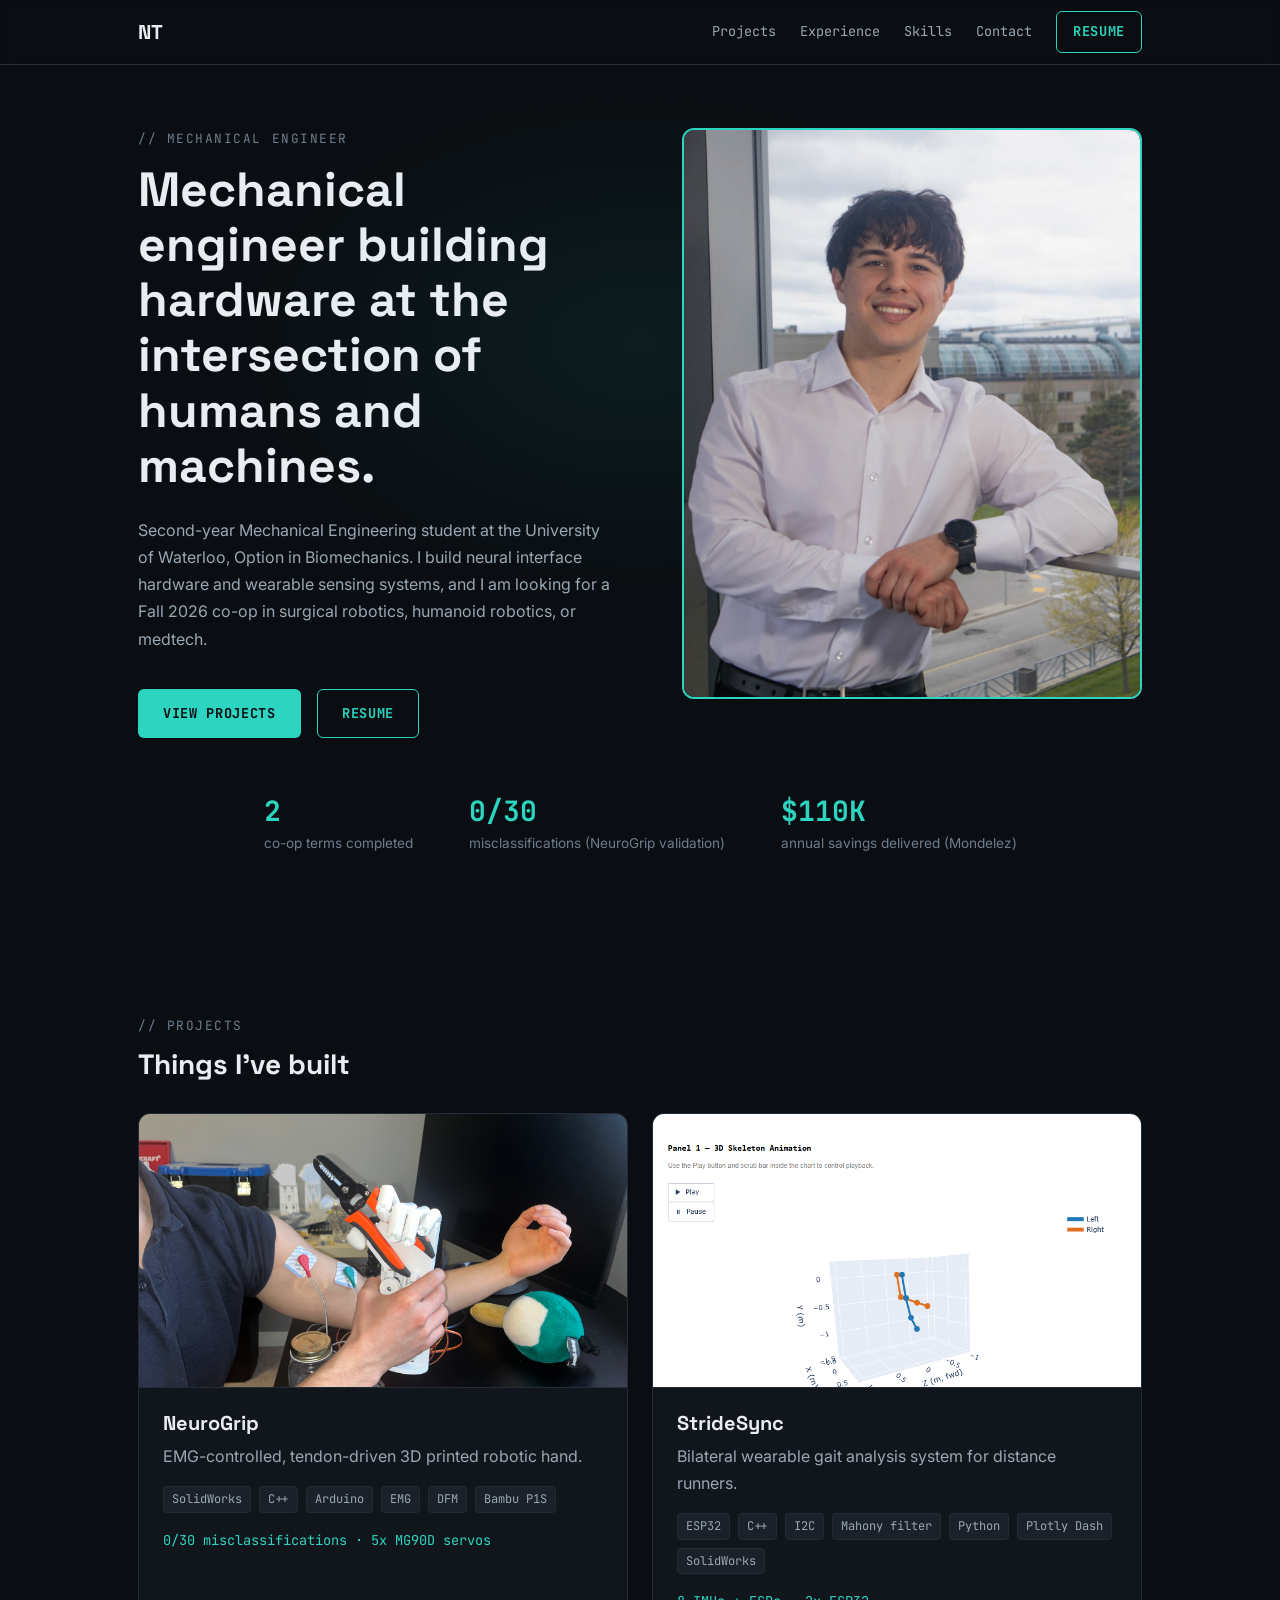
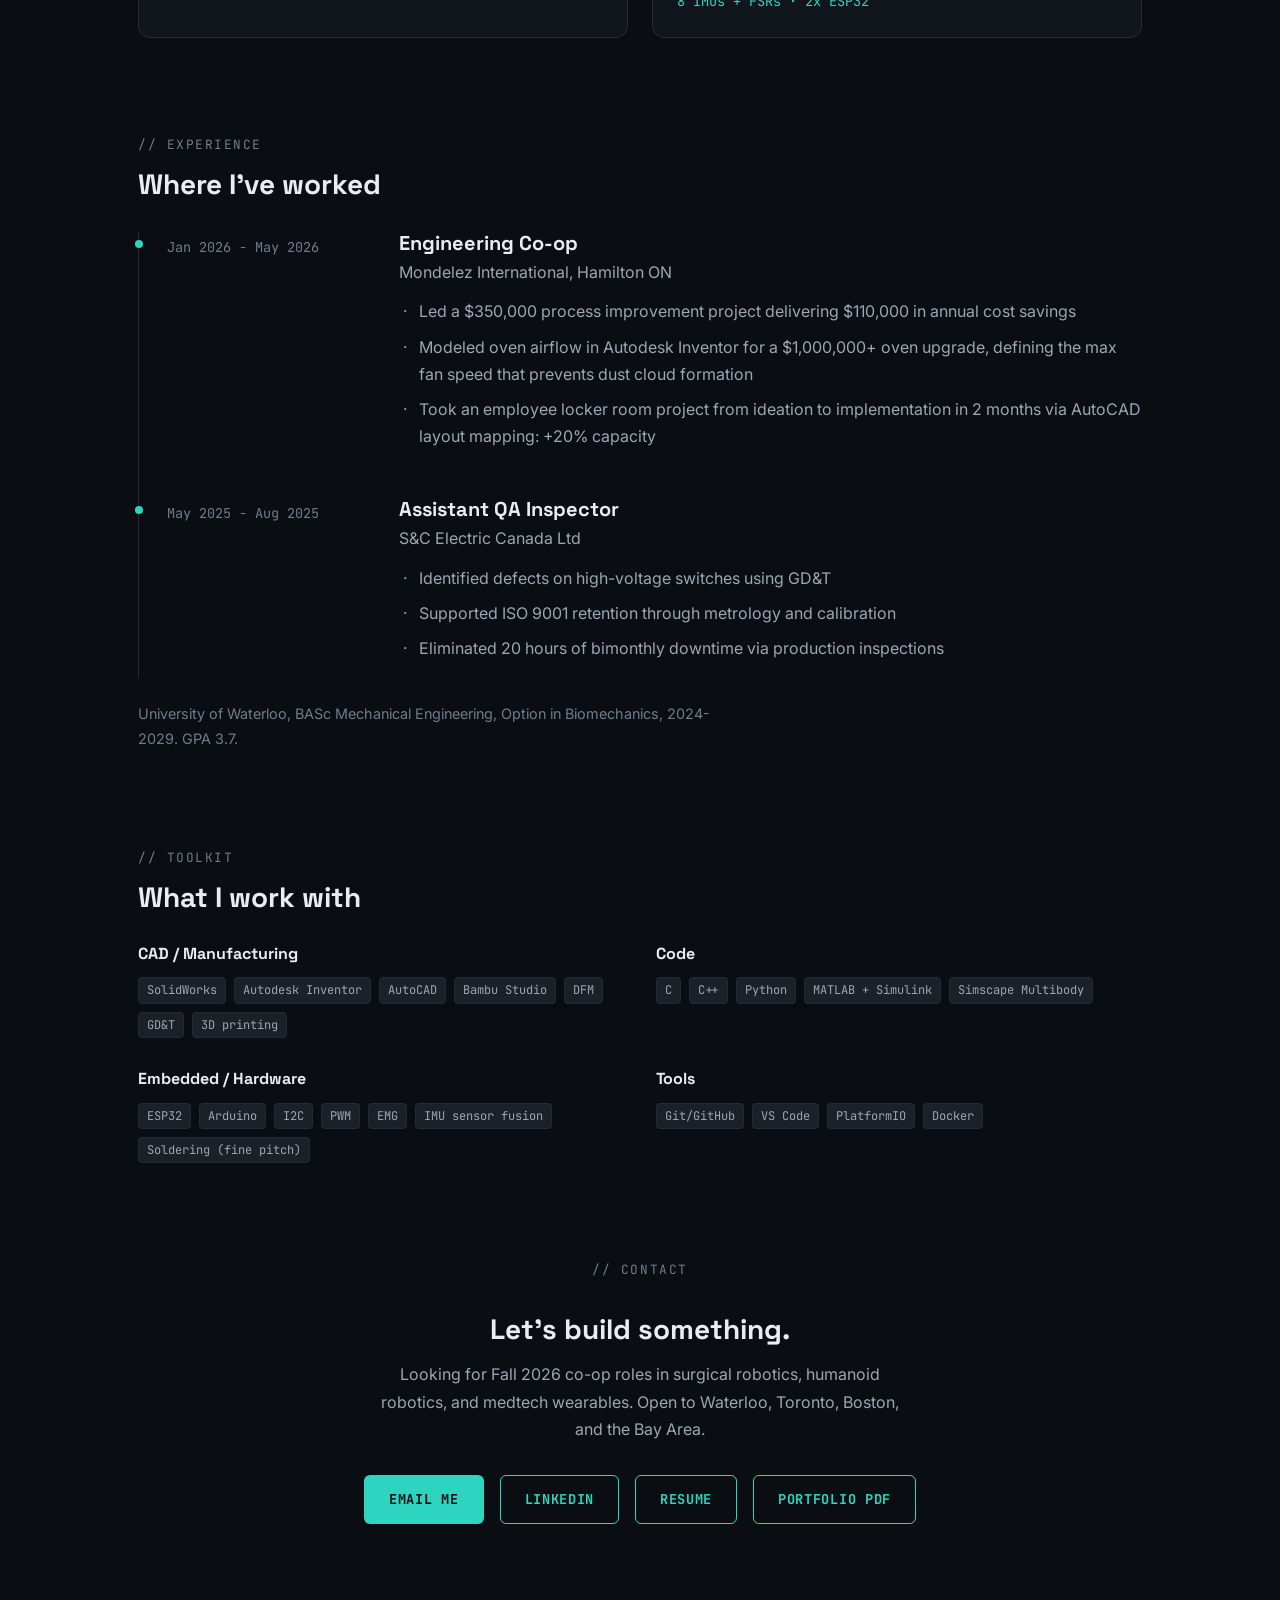
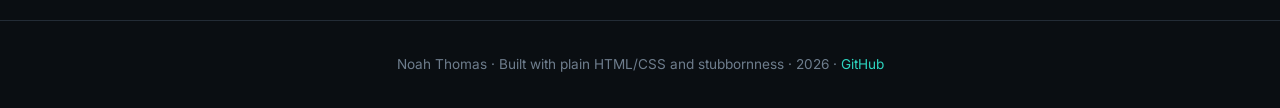
<file: index.html>
<!DOCTYPE html>
<html lang="en">
<head>
  <meta charset="UTF-8">
  <meta name="viewport" content="width=device-width, initial-scale=1.0">
  <title>Noah Thomas | Mechanical Engineer</title>
  <meta name="description" content="Noah Thomas, mechanical engineering student at the University of Waterloo. I build neural interface hardware and wearable sensing systems. Looking for a Fall 2026 co-op in surgical robotics, humanoid robotics, or medtech.">
  <meta property="og:title" content="Noah Thomas | Mechanical Engineer">
  <meta property="og:description" content="Mechanical engineer building hardware at the intersection of humans and machines. Neural interface and wearable sensing projects.">
  <meta property="og:image" content="https://noaht155.github.io/assets/social-card.jpg?v=2">
  <meta property="og:image:width" content="1200">
  <meta property="og:image:height" content="630">
  <meta property="og:image:type" content="image/jpeg">
  <meta property="og:url" content="https://noaht155.github.io/">
  <meta property="og:type" content="website">
  <meta name="twitter:card" content="summary_large_image">
  <meta name="twitter:title" content="Noah Thomas | Mechanical Engineer">
  <meta name="twitter:description" content="Mechanical engineer building hardware at the intersection of humans and machines. Neural interface and wearable sensing projects.">
  <meta name="twitter:image" content="https://noaht155.github.io/assets/social-card.jpg?v=2">
  <link rel="icon" type="image/svg+xml" href="./assets/favicon.svg">
  <link rel="preconnect" href="https://fonts.googleapis.com">
  <link rel="preconnect" href="https://fonts.gstatic.com" crossorigin>
  <link href="https://fonts.googleapis.com/css2?family=Inter:wght@400;500&family=JetBrains+Mono:wght@400;700&family=Space+Grotesk:wght@500;700&display=swap" rel="stylesheet">
  <link rel="stylesheet" href="./css/style.css">
</head>
<body>
  <a class="skip-link" href="#main">Skip to content</a>

  <header class="nav">
    <div class="container nav-inner">
      <a class="nav-wordmark" href="./index.html" aria-label="Noah Thomas, home">NT</a>
      <button class="nav-toggle" aria-expanded="false" aria-controls="nav-links" aria-label="Toggle navigation menu">
        <span class="nav-toggle-bar"></span>
        <span class="nav-toggle-bar"></span>
        <span class="nav-toggle-bar"></span>
      </button>
      <nav id="nav-links" class="nav-links" aria-label="Main navigation">
        <a href="#projects">Projects</a>
        <a href="#experience">Experience</a>
        <a href="#skills">Skills</a>
        <a href="#contact">Contact</a>
        <a class="btn btn-secondary" href="./assets/Noah_Thomas_Resume.pdf">Resume</a>
      </nav>
    </div>
  </header>

  <main id="main">

    <!-- ============ Hero ============ -->
    <section class="hero">
      <div class="container">
        <div class="hero-inner">
          <img class="hero-photo" src="./assets/headshot-hero.jpg" alt="Noah Thomas" width="1200" height="1492" loading="eager">
          <div class="hero-content">
            <p class="section-label">// MECHANICAL ENGINEER</p>
            <h1>Mechanical engineer building hardware at the intersection of humans and machines.</h1>
            <p class="hero-subline">Second-year Mechanical Engineering student at the University of Waterloo, Option in Biomechanics. I build neural interface hardware and wearable sensing systems, and I am looking for a Fall 2026 co-op in surgical robotics, humanoid robotics, or medtech.</p>
            <div class="hero-actions">
              <a class="btn btn-primary" href="#projects">View projects</a>
              <a class="btn btn-secondary" href="./assets/Noah_Thomas_Resume.pdf">Resume</a>
            </div>
          </div>
        </div>
        <div class="hero-metrics">
          <div class="metric">
            <div class="metric-value">2</div>
            <div class="metric-caption">co-op terms completed</div>
          </div>
          <div class="metric">
            <div class="metric-value">0/30</div>
            <div class="metric-caption">misclassifications (NeuroGrip validation)</div>
          </div>
          <div class="metric">
            <div class="metric-value">$110K</div>
            <div class="metric-caption">annual savings delivered (Mondelez)</div>
          </div>
        </div>
      </div>
    </section>

    <!-- ============ Projects ============ -->
    <section id="projects" class="section reveal">
      <div class="container">
        <p class="section-label">// PROJECTS</p>
        <h2>Things I've built</h2>
        <div class="project-grid">

          <a class="project-card" href="./projects/neurogrip.html">
            <img class="project-card-image" src="./assets/neurogrip/neurogrip-validation-test.png" alt="NeuroGrip, a 3D printed robotic hand with tendon-driven fingers" width="1600" height="900" loading="lazy">
            <div class="project-card-body">
              <h3>NeuroGrip</h3>
              <p class="project-card-desc">EMG-controlled, tendon-driven 3D printed robotic hand.</p>
              <div class="tag-row">
                <span class="tag">SolidWorks</span>
                <span class="tag">C++</span>
                <span class="tag">Arduino</span>
                <span class="tag">EMG</span>
                <span class="tag">DFM</span>
                <span class="tag">Bambu P1S</span>
              </div>
              <p class="project-card-metrics">0/30 misclassifications &middot; 5x MG90D servos</p>
            </div>
          </a>

          <a class="project-card" href="./projects/stridesync.html">
            <img class="project-card-image" src="./assets/stridesync/stridesync-dash-3d.png" alt="StrideSync 3D gait simulation in the post-run dashboard" width="1600" height="900" loading="lazy">
            <div class="project-card-body">
              <h3>StrideSync</h3>
              <p class="project-card-desc">Bilateral wearable gait analysis system for distance runners.</p>
              <div class="tag-row">
                <span class="tag">ESP32</span>
                <span class="tag">C++</span>
                <span class="tag">I2C</span>
                <span class="tag">Mahony filter</span>
                <span class="tag">Python</span>
                <span class="tag">Plotly Dash</span>
                <span class="tag">SolidWorks</span>
              </div>
              <p class="project-card-metrics">8 IMUs + FSRs &middot; 2x ESP32</p>
            </div>
          </a>

        </div>
      </div>
    </section>

    <!-- ============ Experience ============ -->
    <section id="experience" class="section reveal">
      <div class="container">
        <p class="section-label">// EXPERIENCE</p>
        <h2>Where I've worked</h2>
        <div class="timeline">

          <div class="timeline-entry">
            <div class="timeline-date">Jan 2026 - May 2026</div>
            <div class="timeline-body">
              <h3>Engineering Co-op</h3>
              <p class="timeline-company">Mondelez International, Hamilton ON</p>
              <ul>
                <li>Led a $350,000 process improvement project delivering $110,000 in annual cost savings</li>
                <li>Modeled oven airflow in Autodesk Inventor for a $1,000,000+ oven upgrade, defining the max fan speed that prevents dust cloud formation</li>
                <li>Took an employee locker room project from ideation to implementation in 2 months via AutoCAD layout mapping: +20% capacity</li>
              </ul>
            </div>
          </div>

          <div class="timeline-entry">
            <div class="timeline-date">May 2025 - Aug 2025</div>
            <div class="timeline-body">
              <h3>Assistant QA Inspector</h3>
              <p class="timeline-company">S&amp;C Electric Canada Ltd</p>
              <ul>
                <li>Identified defects on high-voltage switches using GD&amp;T</li>
                <li>Supported ISO 9001 retention through metrology and calibration</li>
                <li>Eliminated 20 hours of bimonthly downtime via production inspections</li>
              </ul>
            </div>
          </div>

        </div>
        <p class="education-line">University of Waterloo, BASc Mechanical Engineering, Option in Biomechanics, 2024-2029. GPA 3.7.</p>
      </div>
    </section>

    <!-- ============ Skills ============ -->
    <section id="skills" class="section reveal">
      <div class="container">
        <p class="section-label">// TOOLKIT</p>
        <h2>What I work with</h2>
        <div class="skills-grid">

          <div class="skills-group">
            <h3>CAD / Manufacturing</h3>
            <div class="tag-row">
              <span class="tag">SolidWorks</span>
              <span class="tag">Autodesk Inventor</span>
              <span class="tag">AutoCAD</span>
              <span class="tag">Bambu Studio</span>
              <span class="tag">DFM</span>
              <span class="tag">GD&amp;T</span>
              <span class="tag">3D printing</span>
            </div>
          </div>

          <div class="skills-group">
            <h3>Code</h3>
            <div class="tag-row">
              <span class="tag">C</span>
              <span class="tag">C++</span>
              <span class="tag">Python</span>
              <span class="tag">MATLAB + Simulink</span>
              <span class="tag">Simscape Multibody</span>
            </div>
          </div>

          <div class="skills-group">
            <h3>Embedded / Hardware</h3>
            <div class="tag-row">
              <span class="tag">ESP32</span>
              <span class="tag">Arduino</span>
              <span class="tag">I2C</span>
              <span class="tag">PWM</span>
              <span class="tag">EMG</span>
              <span class="tag">IMU sensor fusion</span>
              <span class="tag">Soldering (fine pitch)</span>
            </div>
          </div>

          <div class="skills-group">
            <h3>Tools</h3>
            <div class="tag-row">
              <span class="tag">Git/GitHub</span>
              <span class="tag">VS Code</span>
              <span class="tag">PlatformIO</span>
              <span class="tag">Docker</span>
            </div>
          </div>

        </div>
      </div>
    </section>

    <!-- ============ Contact ============ -->
    <section id="contact" class="section contact reveal">
      <div class="container">
        <p class="section-label">// CONTACT</p>
        <h2>Let's build something.</h2>
        <p>Looking for Fall 2026 co-op roles in surgical robotics, humanoid robotics, and medtech wearables. Open to Waterloo, Toronto, Boston, and the Bay Area.</p>
        <div class="contact-actions">
          <a class="btn btn-primary" href="mailto:nethomas@uwaterloo.ca">Email me</a>
          <a class="btn btn-secondary" href="https://linkedin.com/in/noah-thomas-7a13892a9">LinkedIn</a>
          <a class="btn btn-secondary" href="./assets/Noah_Thomas_Resume.pdf">Resume</a>
          <a class="btn btn-secondary" href="./assets/Noah_Thomas_Portfolio.pdf">Portfolio PDF</a>
        </div>
      </div>
    </section>

  </main>

  <footer class="footer">
    <div class="container">
      <p>Noah Thomas &middot; Built with plain HTML/CSS and stubbornness &middot; 2026 &middot; <a href="https://github.com/noaht155">GitHub</a></p>
    </div>
  </footer>

  <script src="./js/main.js"></script>
</body>
</html>
</file>
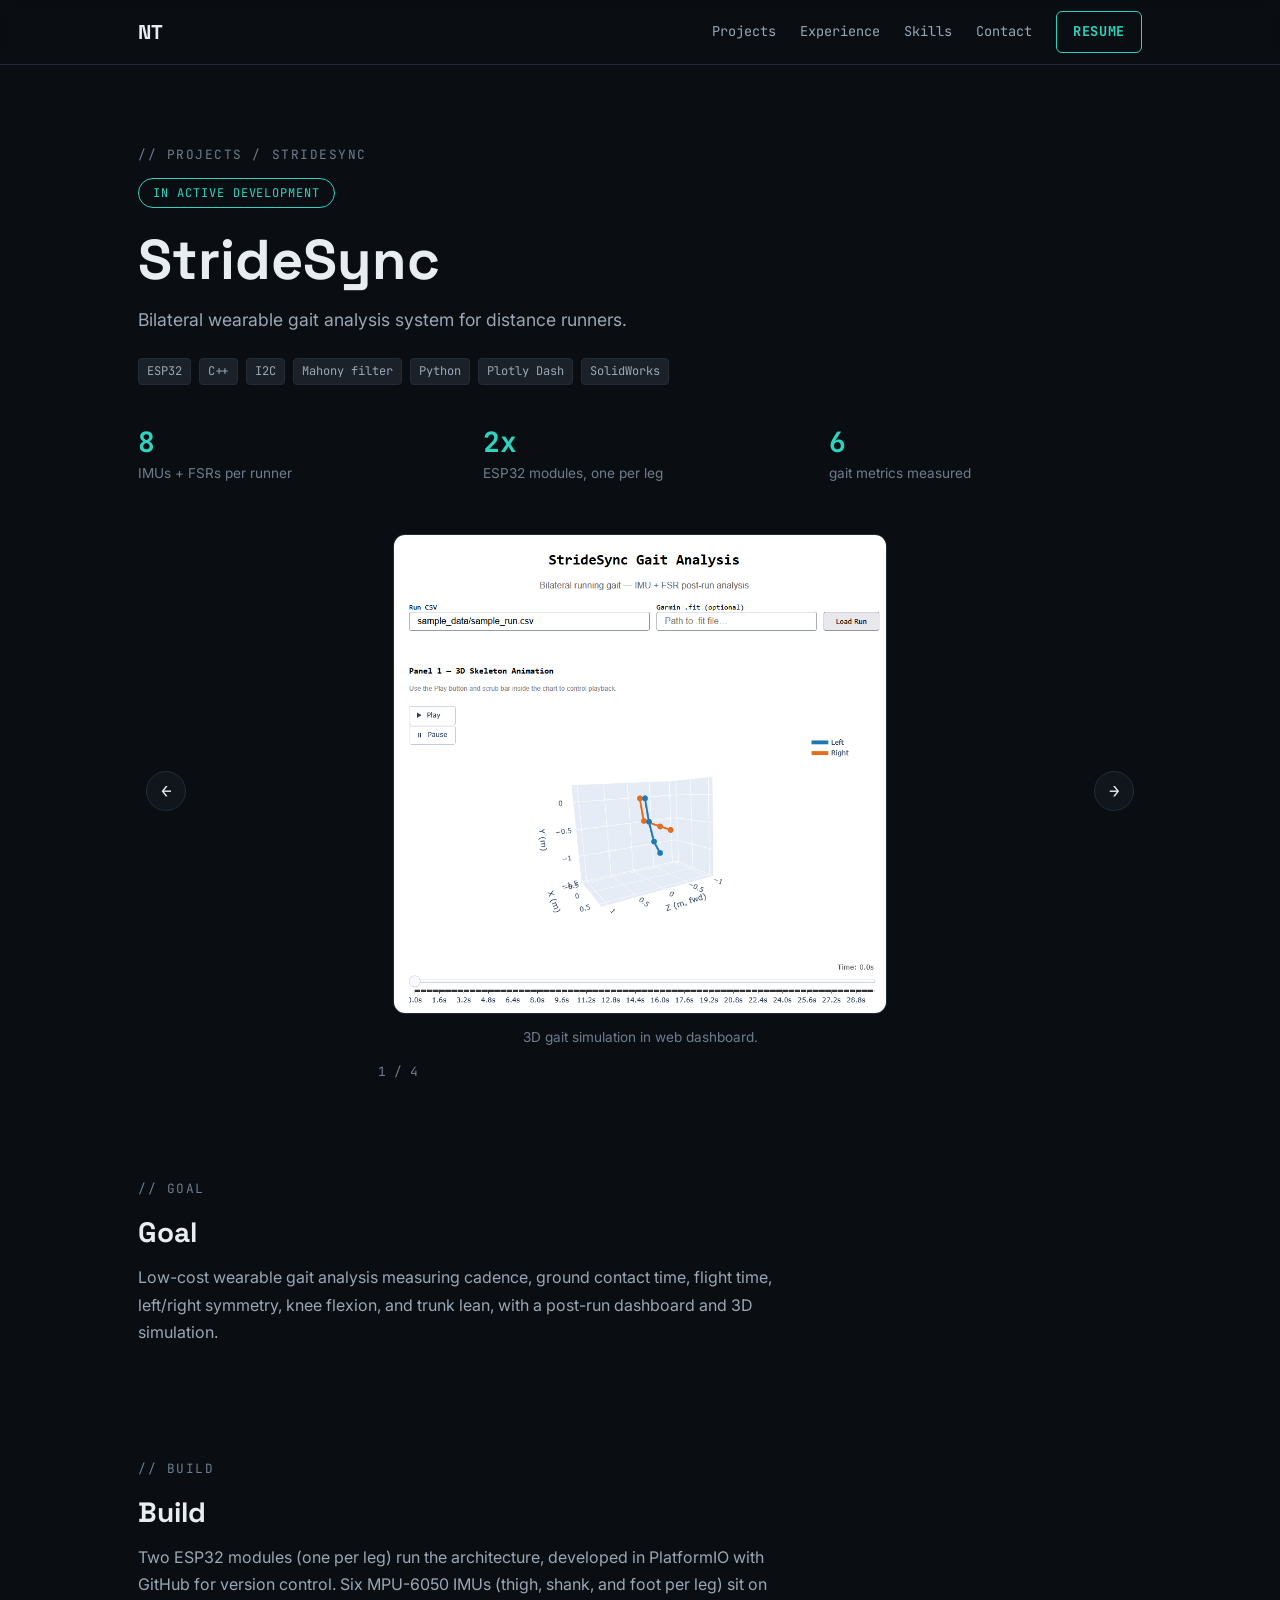
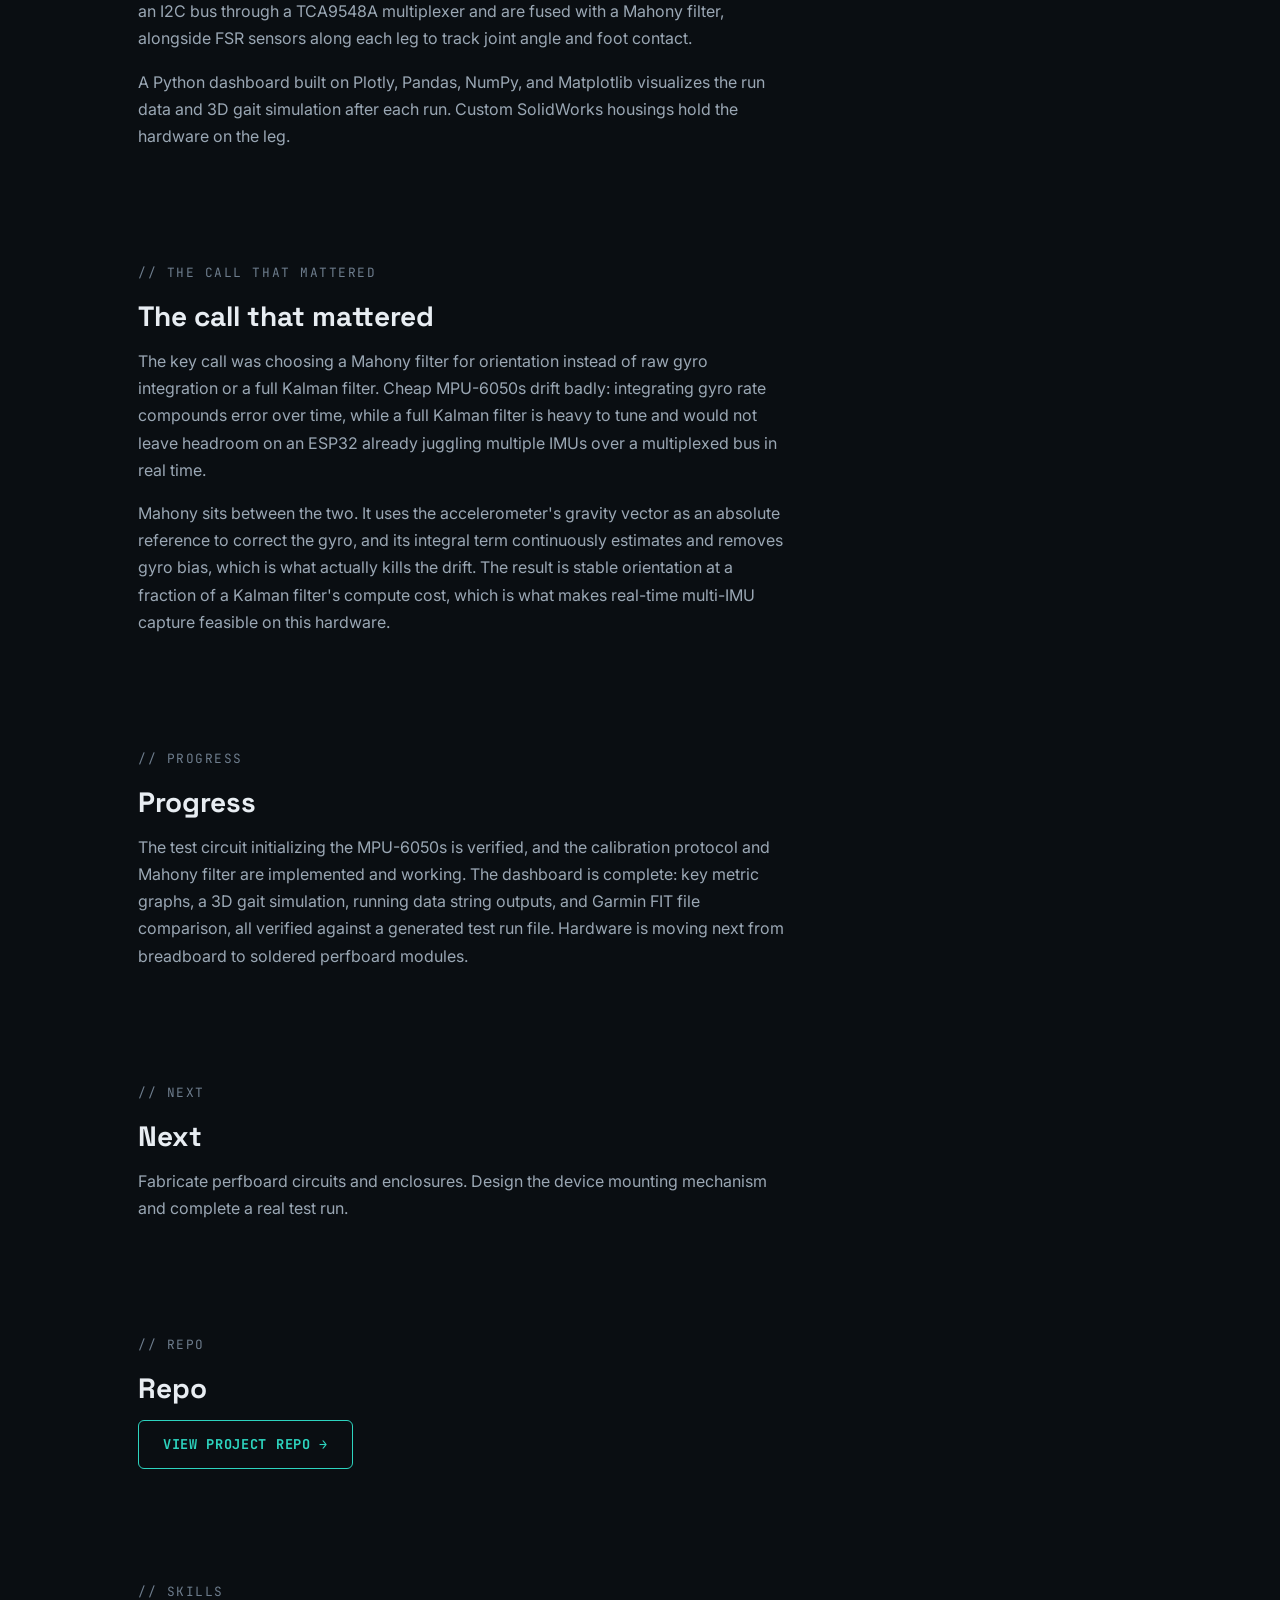
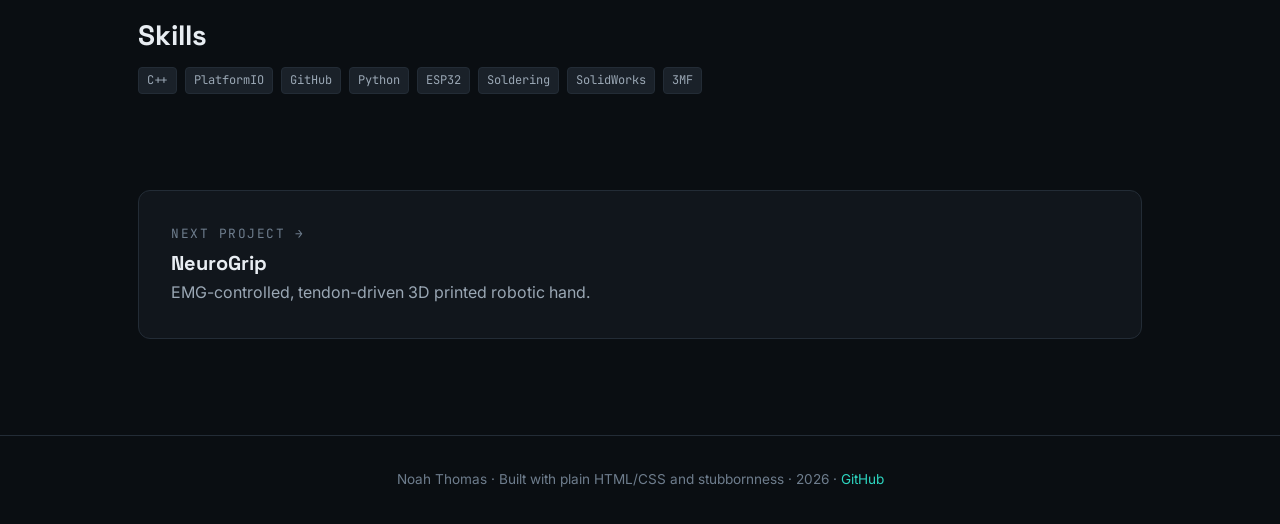
<file: projects/stridesync.html>
<!DOCTYPE html>
<html lang="en">
<head>
  <meta charset="UTF-8">
  <meta name="viewport" content="width=device-width, initial-scale=1.0">
  <title>StrideSync | Noah Thomas, Mechanical Engineer</title>
  <meta name="description" content="StrideSync: a bilateral wearable gait analysis system for distance runners. Six sensor nodes, two ESP32 modules, Mahony filtering, and a Python dashboard. Built by Noah Thomas.">
  <meta property="og:title" content="StrideSync | Noah Thomas">
  <meta property="og:description" content="Bilateral wearable gait analysis system for distance runners. 6 sensor nodes, 2x ESP32.">
  <meta property="og:image" content="https://noaht155.github.io/assets/stridesync/stridesync-dash-3d.png">
  <meta property="og:image:width" content="883">
  <meta property="og:image:height" content="859">
  <meta property="og:image:type" content="image/png">
  <meta property="og:url" content="https://noaht155.github.io/projects/stridesync.html">
  <meta property="og:type" content="article">
  <meta name="twitter:card" content="summary_large_image">
  <meta name="twitter:title" content="StrideSync | Noah Thomas">
  <meta name="twitter:description" content="Bilateral wearable gait analysis system for distance runners. 6 sensor nodes, 2x ESP32.">
  <meta name="twitter:image" content="https://noaht155.github.io/assets/stridesync/stridesync-dash-3d.png">
  <link rel="icon" type="image/svg+xml" href="../assets/favicon.svg">
  <link rel="preconnect" href="https://fonts.googleapis.com">
  <link rel="preconnect" href="https://fonts.gstatic.com" crossorigin>
  <link href="https://fonts.googleapis.com/css2?family=Inter:wght@400;500&family=JetBrains+Mono:wght@400;700&family=Space+Grotesk:wght@500;700&display=swap" rel="stylesheet">
  <link rel="stylesheet" href="../css/style.css">
</head>
<body>
  <a class="skip-link" href="#main">Skip to content</a>

  <header class="nav">
    <div class="container nav-inner">
      <a class="nav-wordmark" href="../index.html" aria-label="Noah Thomas, home">NT</a>
      <button class="nav-toggle" aria-expanded="false" aria-controls="nav-links" aria-label="Toggle navigation menu">
        <span class="nav-toggle-bar"></span>
        <span class="nav-toggle-bar"></span>
        <span class="nav-toggle-bar"></span>
      </button>
      <nav id="nav-links" class="nav-links" aria-label="Main navigation">
        <a href="../index.html#projects">Projects</a>
        <a href="../index.html#experience">Experience</a>
        <a href="../index.html#skills">Skills</a>
        <a href="../index.html#contact">Contact</a>
        <a class="btn btn-secondary" href="../assets/Noah_Thomas_Resume.pdf">Resume</a>
      </nav>
    </div>
  </header>

  <main id="main">

    <div class="container detail-header">
      <p class="section-label">// <a href="../index.html#projects">PROJECTS</a> / STRIDESYNC</p>
      <p class="badge">In active development</p>
      <h1>StrideSync</h1>
      <p class="detail-oneliner">Bilateral wearable gait analysis system for distance runners.</p>
      <div class="tag-row">
        <span class="tag">ESP32</span>
        <span class="tag">C++</span>
        <span class="tag">I2C</span>
        <span class="tag">Mahony filter</span>
        <span class="tag">Python</span>
        <span class="tag">Plotly Dash</span>
        <span class="tag">SolidWorks</span>
      </div>

      <div class="metric-row" style="--metric-cols: 3;">
        <div class="metric">
          <div class="metric-value">8</div>
          <div class="metric-caption">IMUs + FSRs per runner</div>
        </div>
        <div class="metric">
          <div class="metric-value">2x</div>
          <div class="metric-caption">ESP32 modules, one per leg</div>
        </div>
        <div class="metric">
          <div class="metric-value">6</div>
          <div class="metric-caption">gait metrics measured</div>
        </div>
      </div>

      <div class="carousel" data-carousel>
        <div class="carousel-viewport">
          <button class="carousel-arrow carousel-arrow-prev" type="button" aria-label="Previous image">&larr;</button>

          <figure class="carousel-figure is-active">
            <img class="carousel-image" src="../assets/stridesync/stridesync-dash-3d.png" alt="3D gait skeleton simulation rendered in the StrideSync Plotly Dash dashboard" width="883" height="859" loading="eager">
            <figcaption>3D gait simulation in web dashboard.</figcaption>
          </figure>

          <figure class="carousel-figure">
            <img class="carousel-image" src="../assets/stridesync/stridesync-inital-imu-circuit.png" alt="Initial breadboard circuit used to validate IMU data acquisition and the Mahony filter" width="1118" height="800" loading="lazy">
            <figcaption>Initial circuit used for IMU and Mahony filter validation.</figcaption>
          </figure>

          <figure class="carousel-figure">
            <img class="carousel-image" src="../assets/stridesync/stridesync-single-leg-architecture.png" alt="Diagram of the single-leg sensor data and power architecture" width="1101" height="829" loading="lazy">
            <figcaption>Single leg data and power architecture.</figcaption>
          </figure>

          <figure class="carousel-figure">
            <img class="carousel-image" src="../assets/stridesync/stridesync-final-design-workflow.png" alt="Flowchart of the final StrideSync system design workflow for gait analysis" width="266" height="458" loading="lazy">
            <figcaption>Final system design workflow for gait analysis.</figcaption>
          </figure>

          <button class="carousel-arrow carousel-arrow-next" type="button" aria-label="Next image">&rarr;</button>
        </div>
        <p class="carousel-counter">1 / 4</p>
      </div>
    </div>

    <section class="container detail-section section reveal" style="padding-top: 0;">
      <p class="section-label">// GOAL</p>
      <h2>Goal</h2>
      <p>Low-cost wearable gait analysis measuring cadence, ground contact time, flight time, left/right symmetry, knee flexion, and trunk lean, with a post-run dashboard and 3D simulation.</p>
    </section>

    <section class="container detail-section section reveal">
      <p class="section-label">// BUILD</p>
      <h2>Build</h2>
      <p>Two ESP32 modules (one per leg) run the architecture, developed in PlatformIO with GitHub for version control. Six MPU-6050 IMUs (thigh, shank, and foot per leg) sit on an I2C bus through a TCA9548A multiplexer and are fused with a Mahony filter, alongside FSR sensors along each leg to track joint angle and foot contact.</p>
      <p>A Python dashboard built on Plotly, Pandas, NumPy, and Matplotlib visualizes the run data and 3D gait simulation after each run. Custom SolidWorks housings hold the hardware on the leg.</p>
    </section>

    <section class="container detail-section section reveal">
      <p class="section-label">// THE CALL THAT MATTERED</p>
      <h2>The call that mattered</h2>
      <p>The key call was choosing a Mahony filter for orientation instead of raw gyro integration or a full Kalman filter. Cheap MPU-6050s drift badly: integrating gyro rate compounds error over time, while a full Kalman filter is heavy to tune and would not leave headroom on an ESP32 already juggling multiple IMUs over a multiplexed bus in real time.</p>
      <p>Mahony sits between the two. It uses the accelerometer's gravity vector as an absolute reference to correct the gyro, and its integral term continuously estimates and removes gyro bias, which is what actually kills the drift. The result is stable orientation at a fraction of a Kalman filter's compute cost, which is what makes real-time multi-IMU capture feasible on this hardware.</p>
    </section>

    <section class="container detail-section section reveal">
      <p class="section-label">// PROGRESS</p>
      <h2>Progress</h2>
      <p>The test circuit initializing the MPU-6050s is verified, and the calibration protocol and Mahony filter are implemented and working. The dashboard is complete: key metric graphs, a 3D gait simulation, running data string outputs, and Garmin FIT file comparison, all verified against a generated test run file. Hardware is moving next from breadboard to soldered perfboard modules.</p>
    </section>

    <section class="container detail-section section reveal">
      <p class="section-label">// NEXT</p>
      <h2>Next</h2>
      <p>Fabricate perfboard circuits and enclosures. Design the device mounting mechanism and complete a real test run.</p>
    </section>

    <section class="container detail-section section reveal">
      <p class="section-label">// REPO</p>
      <h2>Repo</h2>
      <p><a class="btn btn-secondary" href="https://github.com/noaht155/project_stridesync">View project repo &rarr;</a></p>
    </section>

    <section class="container detail-section section reveal">
      <p class="section-label">// SKILLS</p>
      <h2>Skills</h2>
      <div class="tag-row">
        <span class="tag">C++</span>
        <span class="tag">PlatformIO</span>
        <span class="tag">GitHub</span>
        <span class="tag">Python</span>
        <span class="tag">ESP32</span>
        <span class="tag">Soldering</span>
        <span class="tag">SolidWorks</span>
        <span class="tag">3MF</span>
      </div>
    </section>

    <section class="container section reveal">
      <a class="next-project" href="./neurogrip.html">
        <p class="next-project-label">Next project &rarr;</p>
        <h3>NeuroGrip</h3>
        <p>EMG-controlled, tendon-driven 3D printed robotic hand.</p>
      </a>
    </section>

  </main>

  <footer class="footer">
    <div class="container">
      <p>Noah Thomas &middot; Built with plain HTML/CSS and stubbornness &middot; 2026 &middot; <a href="https://github.com/noaht155">GitHub</a></p>
    </div>
  </footer>

  <script src="../js/main.js"></script>
</body>
</html>
</file>
<file: css/style.css>
/* ============================================================
   Noah Thomas, portfolio stylesheet
   Dark technical aesthetic. See claude_context/01-DESIGN-SYSTEM.md
   ============================================================ */

/* ---------- Reset ---------- */
*,
*::before,
*::after {
  box-sizing: border-box;
  margin: 0;
  padding: 0;
}

/* ---------- Design tokens ---------- */
:root {
  --bg-0: #0a0e12;
  --bg-1: #11161c;
  --bg-2: #1a2129;
  --border: #232c36;
  --text-0: #e8edf2;
  --text-1: #9aa7b4;
  /* Spec value is #5d6b7a; lightened to #6e7d8d so small text passes
     WCAG AA 4.5:1 on --bg-0 (Lighthouse accessibility 100 requirement). */
  --text-2: #6e7d8d;
  --accent: #2dd4bf;
  --accent-dim: #14b8a6;
  --accent-glow: rgba(45, 212, 191, 0.08);

  --font-heading: "Space Grotesk", sans-serif;
  --font-body: "Inter", sans-serif;
  --font-mono: "JetBrains Mono", monospace;

  --max-width: 1100px;
  --pad-x: 24px;
  --section-gap: 64px;
}

@media (min-width: 768px) {
  :root {
    --pad-x: 48px;
    --section-gap: 96px;
  }
}

/* ---------- Base ---------- */
html {
  scroll-behavior: smooth;
  scroll-padding-top: 80px;
}

@media (prefers-reduced-motion: reduce) {
  html {
    scroll-behavior: auto;
  }
}

body {
  background: var(--bg-0);
  color: var(--text-1);
  font-family: var(--font-body);
  font-size: 1rem;
  font-weight: 400;
  line-height: 1.7;
  -webkit-font-smoothing: antialiased;
}

h1,
h2,
h3 {
  font-family: var(--font-heading);
  color: var(--text-0);
  line-height: 1.15;
  font-weight: 700;
}

h1 {
  font-size: clamp(2.2rem, 5vw, 3.5rem);
}

h2 {
  font-size: 1.75rem;
}

h3 {
  font-size: 1.25rem;
}

p {
  max-width: 65ch;
}

a {
  color: var(--accent);
  text-decoration: none;
}

a:hover {
  color: var(--accent-dim);
}

img {
  display: block;
  max-width: 100%;
  height: auto;
  background: var(--bg-2);
}

ul {
  list-style: none;
}

/* ---------- Utilities ---------- */
.container {
  max-width: var(--max-width);
  margin: 0 auto;
  padding-left: var(--pad-x);
  padding-right: var(--pad-x);
}

.section {
  padding-top: var(--section-gap);
}

.section-label {
  font-family: var(--font-mono);
  font-size: 0.8rem;
  font-weight: 400;
  text-transform: uppercase;
  letter-spacing: 0.12em;
  color: var(--text-2);
  margin-bottom: 12px;
}

.section-label a {
  color: inherit;
}

.section-label a:hover {
  color: var(--accent);
}

.section h2 {
  margin-bottom: 32px;
}

.skip-link {
  position: absolute;
  top: -48px;
  left: 16px;
  z-index: 100;
  background: var(--accent);
  color: var(--bg-0);
  padding: 8px 16px;
  border-radius: 6px;
  font-family: var(--font-mono);
  font-size: 0.85rem;
}

.skip-link:focus {
  top: 16px;
  color: var(--bg-0);
}

/* ---------- Buttons ---------- */
.btn {
  display: inline-block;
  font-family: var(--font-mono);
  font-size: 0.85rem;
  font-weight: 700;
  text-transform: uppercase;
  letter-spacing: 0.05em;
  padding: 12px 24px;
  border-radius: 6px;
  border: 1px solid transparent;
  cursor: pointer;
  transition: background-color 150ms ease, border-color 150ms ease,
    color 150ms ease;
}

.btn-primary {
  background: var(--accent);
  color: var(--bg-0);
}

.btn-primary:hover {
  background: var(--accent-dim);
  color: var(--bg-0);
}

.btn-secondary {
  background: transparent;
  border-color: var(--accent);
  color: var(--accent);
}

.btn-secondary:hover {
  border-color: var(--accent-dim);
  color: var(--accent-dim);
}

/* ---------- Nav ---------- */
.nav {
  position: fixed;
  top: 0;
  left: 0;
  right: 0;
  z-index: 50;
  background: rgba(10, 14, 18, 0.9);
  -webkit-backdrop-filter: blur(8px);
  backdrop-filter: blur(8px);
  border-bottom: 1px solid var(--border);
}

.nav-inner {
  display: flex;
  align-items: center;
  justify-content: space-between;
  gap: 16px;
  min-height: 64px;
  flex-wrap: wrap;
  padding-top: 8px;
  padding-bottom: 8px;
}

.nav-wordmark {
  font-family: var(--font-heading);
  font-weight: 700;
  font-size: 1.25rem;
  color: var(--text-0);
  letter-spacing: 0.02em;
}

.nav-wordmark:hover {
  color: var(--accent);
}

.nav-links {
  display: flex;
  align-items: center;
  flex-wrap: wrap;
  gap: 8px 24px;
}

.nav-links a:not(.btn) {
  font-family: var(--font-mono);
  font-size: 0.85rem;
  color: var(--text-1);
}

.nav-links a:not(.btn):hover {
  color: var(--accent);
}

.nav-links .btn {
  padding: 8px 16px;
}

.nav-toggle {
  display: none;
  background: none;
  border: 1px solid var(--border);
  border-radius: 6px;
  padding: 8px 10px;
  cursor: pointer;
}

.nav-toggle-bar {
  display: block;
  width: 20px;
  height: 2px;
  background: var(--text-0);
  margin: 4px 0;
  transition: transform 150ms ease, opacity 150ms ease;
}

/* Mobile nav: hamburger + full-screen overlay, JS-enhanced only.
   Without JS the links simply wrap inside the header bar. */
@media (max-width: 767px) {
  .js .nav-toggle {
    display: block;
  }

  .js .nav-toggle[aria-expanded="true"] .nav-toggle-bar:nth-child(1) {
    transform: translateY(6px) rotate(45deg);
  }

  .js .nav-toggle[aria-expanded="true"] .nav-toggle-bar:nth-child(2) {
    opacity: 0;
  }

  .js .nav-toggle[aria-expanded="true"] .nav-toggle-bar:nth-child(3) {
    transform: translateY(-6px) rotate(-45deg);
  }

  .js .nav-links {
    display: none;
    position: fixed;
    inset: 64px 0 0 0;
    background: var(--bg-0);
    flex-direction: column;
    align-items: flex-start;
    gap: 28px;
    padding: 48px var(--pad-x);
  }

  .js .nav-links.open {
    display: flex;
  }

  .js .nav-links a:not(.btn) {
    font-size: 1.1rem;
  }
}

/* ---------- Hero ---------- */
.hero {
  position: relative;
  display: flex;
  align-items: center;
  min-height: min(100svh, 900px);
  padding-top: 128px;
  padding-bottom: 64px;
  overflow: hidden;
}

.hero::before {
  content: "";
  position: absolute;
  top: 10%;
  left: 50%;
  transform: translateX(-50%);
  width: 800px;
  height: 500px;
  background: radial-gradient(ellipse at center, var(--accent-glow), transparent 70%);
  pointer-events: none;
}

.hero-inner {
  position: relative;
  display: flex;
  flex-direction: column;
  gap: 40px;
}

.hero-photo {
  width: 280px;
  border: 2px solid var(--accent);
  border-radius: 12px;
  align-self: flex-start;
}

@media (min-width: 1024px) {
  .hero-inner {
    flex-direction: row-reverse;
    align-items: flex-start;
    gap: 64px;
  }

  .hero-content {
    flex: 1;
    min-width: 0;
  }

  .hero-photo {
    width: 460px;
    flex-shrink: 0;
  }
}

.hero h1 {
  max-width: 18ch;
  margin-bottom: 24px;
  font-size: clamp(2rem, 4.2vw, 3rem);
}

.hero-subline {
  max-width: 56ch;
  margin-bottom: 36px;
}

.hero-actions {
  display: flex;
  flex-wrap: wrap;
  gap: 16px;
}

.hero-metrics {
  display: flex;
  flex-wrap: wrap;
  justify-content: center;
  gap: 24px 56px;
  margin-top: 56px;
}

/* ---------- Metric block ---------- */
.metric {
  min-width: 0;
}

.metric-value {
  font-family: var(--font-mono);
  font-weight: 700;
  font-size: 1.75rem;
  color: var(--accent);
  line-height: 1.2;
}

.metric-caption {
  font-size: 0.85rem;
  color: var(--text-2);
  margin-top: 4px;
}

@media (max-width: 599px) {
  .hero-metrics {
    flex-direction: column;
    gap: 20px;
  }
}

/* ---------- Project cards ---------- */
.project-grid {
  display: grid;
  grid-template-columns: 1fr;
  gap: 24px;
}

@media (min-width: 768px) {
  .project-grid {
    grid-template-columns: 1fr 1fr;
  }

  .project-card-wide {
    grid-column: 1 / -1;
  }
}

.project-card {
  display: block;
  background: var(--bg-1);
  border: 1px solid var(--border);
  border-radius: 12px;
  overflow: hidden;
  color: var(--text-1);
  transition: border-color 150ms ease, transform 150ms ease;
}

.project-card:hover {
  border-color: var(--accent-dim);
  transform: translateY(-2px);
  color: var(--text-1);
}

.project-card-image {
  aspect-ratio: 16 / 9;
  width: 100%;
  object-fit: cover;
  border-bottom: 1px solid var(--border);
}

.project-card-wide .project-card-image {
  aspect-ratio: 21 / 6;
}

.project-card-body {
  padding: 24px;
}

.project-card h3 {
  margin-bottom: 8px;
}

.project-card-desc {
  margin-bottom: 16px;
}

.project-card-metrics {
  font-family: var(--font-mono);
  font-size: 0.85rem;
  color: var(--accent);
  margin-top: 16px;
}

/* ---------- Tech tags ---------- */
.tag-row {
  display: flex;
  flex-wrap: wrap;
  gap: 8px;
}

.tag {
  font-family: var(--font-mono);
  font-size: 0.75rem;
  background: var(--bg-2);
  border: 1px solid var(--border);
  border-radius: 4px;
  padding: 2px 8px;
  color: var(--text-1);
}

/* ---------- Timeline ---------- */
.timeline {
  position: relative;
  padding-left: 0;
}

.timeline-entry {
  position: relative;
  display: grid;
  grid-template-columns: 1fr;
  gap: 4px 32px;
  padding: 0 0 40px 28px;
  border-left: 1px solid var(--border);
}

.timeline-entry:last-of-type {
  padding-bottom: 8px;
}

.timeline-entry::before {
  content: "";
  position: absolute;
  left: -4.5px;
  top: 8px;
  width: 8px;
  height: 8px;
  border-radius: 50%;
  background: var(--accent);
}

.timeline-date {
  font-family: var(--font-mono);
  font-size: 0.85rem;
  color: var(--text-2);
}

.timeline-company {
  color: var(--text-1);
  margin: 4px 0 12px;
}

.timeline-body ul {
  list-style: none;
}

.timeline-body li {
  position: relative;
  padding-left: 20px;
  margin-bottom: 8px;
}

.timeline-body li::before {
  content: "·";
  position: absolute;
  left: 4px;
  color: var(--accent);
}

@media (min-width: 768px) {
  .timeline-entry {
    grid-template-columns: 200px 1fr;
  }

  .timeline-date {
    padding-top: 4px;
  }
}

.education-line {
  color: var(--text-2);
  font-size: 0.9rem;
  margin-top: 24px;
}

/* ---------- Skills ---------- */
.skills-grid {
  display: grid;
  grid-template-columns: 1fr;
  gap: 32px;
}

@media (min-width: 768px) {
  .skills-grid {
    grid-template-columns: 1fr 1fr;
  }
}

.skills-group h3 {
  font-size: 1rem;
  margin-bottom: 14px;
}

/* ---------- Contact ---------- */
.contact {
  text-align: center;
}

.contact .section-label {
  text-align: center;
}

.contact h2 {
  margin-bottom: 16px;
}

.contact p {
  max-width: 52ch;
  margin: 0 auto 32px;
}

.contact-actions {
  display: flex;
  flex-wrap: wrap;
  justify-content: center;
  gap: 16px;
}

/* ---------- Footer ---------- */
.footer {
  margin-top: var(--section-gap);
  border-top: 1px solid var(--border);
  padding: 32px 0;
}

.footer p {
  color: var(--text-2);
  font-size: 0.85rem;
  max-width: none;
  text-align: center;
}

/* ---------- Project detail pages ---------- */
.detail-header {
  padding-top: 144px;
}

.detail-header h1 {
  margin-bottom: 12px;
}

.detail-oneliner {
  font-size: 1.1rem;
  margin-bottom: 24px;
}

.detail-header .tag-row {
  margin-bottom: 40px;
}

.badge {
  display: inline-block;
  font-family: var(--font-mono);
  font-size: 0.75rem;
  text-transform: uppercase;
  letter-spacing: 0.08em;
  color: var(--accent);
  border: 1px solid var(--accent);
  border-radius: 999px;
  padding: 4px 14px;
  margin-bottom: 20px;
}

.metric-row {
  display: grid;
  grid-template-columns: repeat(2, 1fr);
  gap: 32px;
  margin-bottom: 48px;
}

@media (min-width: 768px) {
  .metric-row {
    grid-template-columns: repeat(var(--metric-cols, 3), 1fr);
  }
}

.detail-section h2 {
  margin-bottom: 16px;
}

.detail-section p {
  margin-bottom: 16px;
}

/* ---------- Image carousel ---------- */
.carousel {
  position: relative;
  margin-bottom: var(--section-gap);
}

.carousel-viewport {
  position: relative;
  text-align: center;
}

.js .carousel-figure {
  display: none;
}

.js .carousel-figure.is-active {
  display: block;
}

.carousel-image {
  max-height: 320px;
  max-width: 100%;
  width: auto;
  height: auto;
  border: 1px solid var(--border);
  border-radius: 12px;
  margin: 0 auto;
}

@media (min-width: 768px) {
  .carousel-image {
    max-height: 480px;
  }
}

.carousel-figure figcaption {
  color: var(--text-2);
  font-size: 0.85rem;
  margin-top: 12px;
}

.carousel-arrow {
  position: absolute;
  top: 50%;
  transform: translateY(-50%);
  width: 40px;
  height: 40px;
  display: none;
  align-items: center;
  justify-content: center;
  background: var(--bg-1);
  border: 1px solid var(--border);
  border-radius: 50%;
  color: var(--text-0);
  font-family: var(--font-mono);
  font-size: 1.1rem;
  line-height: 1;
  cursor: pointer;
  z-index: 2;
  transition: border-color 150ms ease, color 150ms ease;
}

.js .carousel-arrow {
  display: flex;
}

.carousel.is-single .carousel-arrow,
.carousel.is-single .carousel-counter {
  display: none;
}

.carousel-arrow:hover {
  border-color: var(--accent-dim);
  color: var(--accent);
}

.carousel-arrow:focus-visible {
  outline: 2px solid var(--accent);
  outline-offset: 2px;
}

.carousel-arrow-prev {
  left: 8px;
}

.carousel-arrow-next {
  right: 8px;
}

.carousel-counter {
  display: none;
  font-family: var(--font-mono);
  font-size: 0.8rem;
  color: var(--text-2);
  text-align: center;
  margin-top: 12px;
}

.js .carousel-counter {
  display: block;
}

.next-project {
  display: block;
  background: var(--bg-1);
  border: 1px solid var(--border);
  border-radius: 12px;
  padding: 32px;
  color: var(--text-1);
  transition: border-color 150ms ease, transform 150ms ease;
}

.next-project:hover {
  border-color: var(--accent-dim);
  transform: translateY(-2px);
  color: var(--text-1);
}

.next-project-label {
  font-family: var(--font-mono);
  font-size: 0.8rem;
  text-transform: uppercase;
  letter-spacing: 0.12em;
  color: var(--text-2);
  margin-bottom: 8px;
}

.next-project h3 {
  margin-bottom: 4px;
}

/* ---------- Scroll reveal (JS enhancement only) ---------- */
@media (prefers-reduced-motion: no-preference) {
  .js .reveal {
    opacity: 0;
    transform: translateY(12px);
    transition: opacity 0.4s ease-out, transform 0.4s ease-out;
  }

  .js .reveal.is-visible {
    opacity: 1;
    transform: none;
  }
}
</file>
